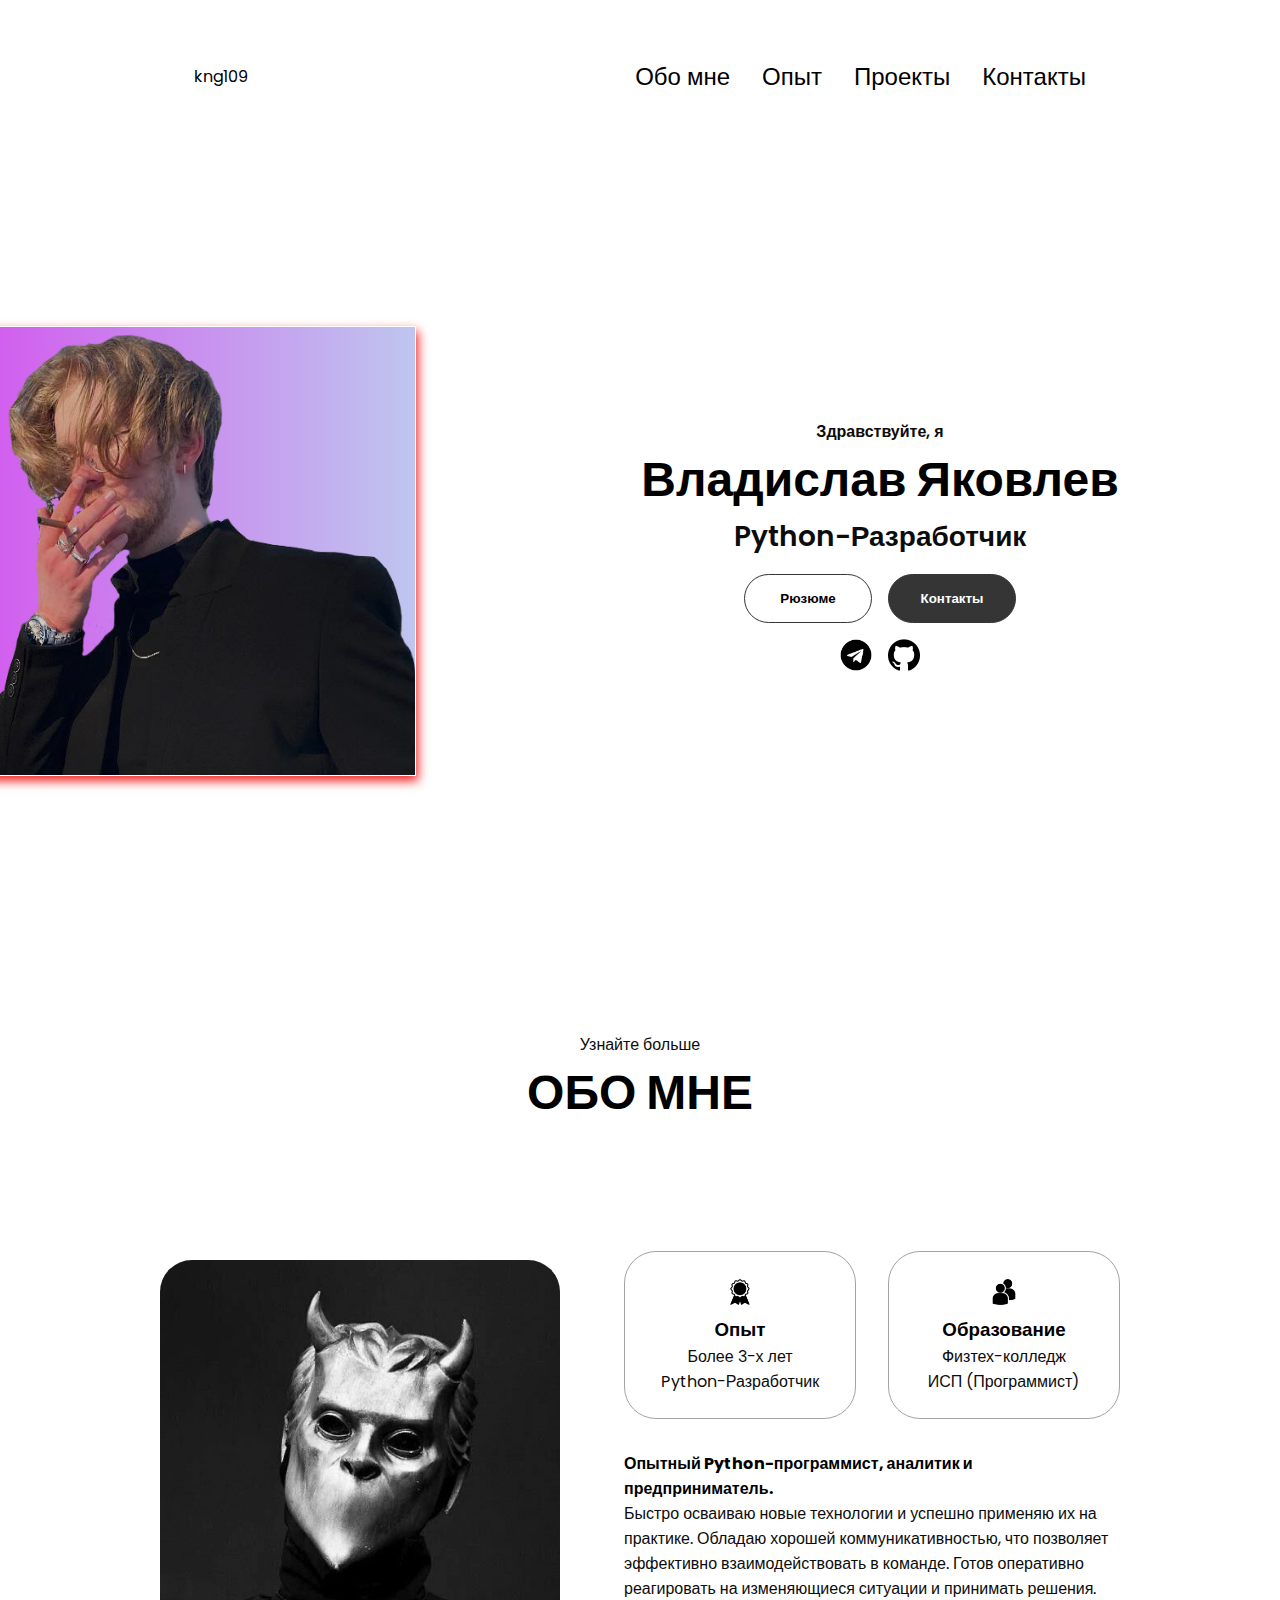
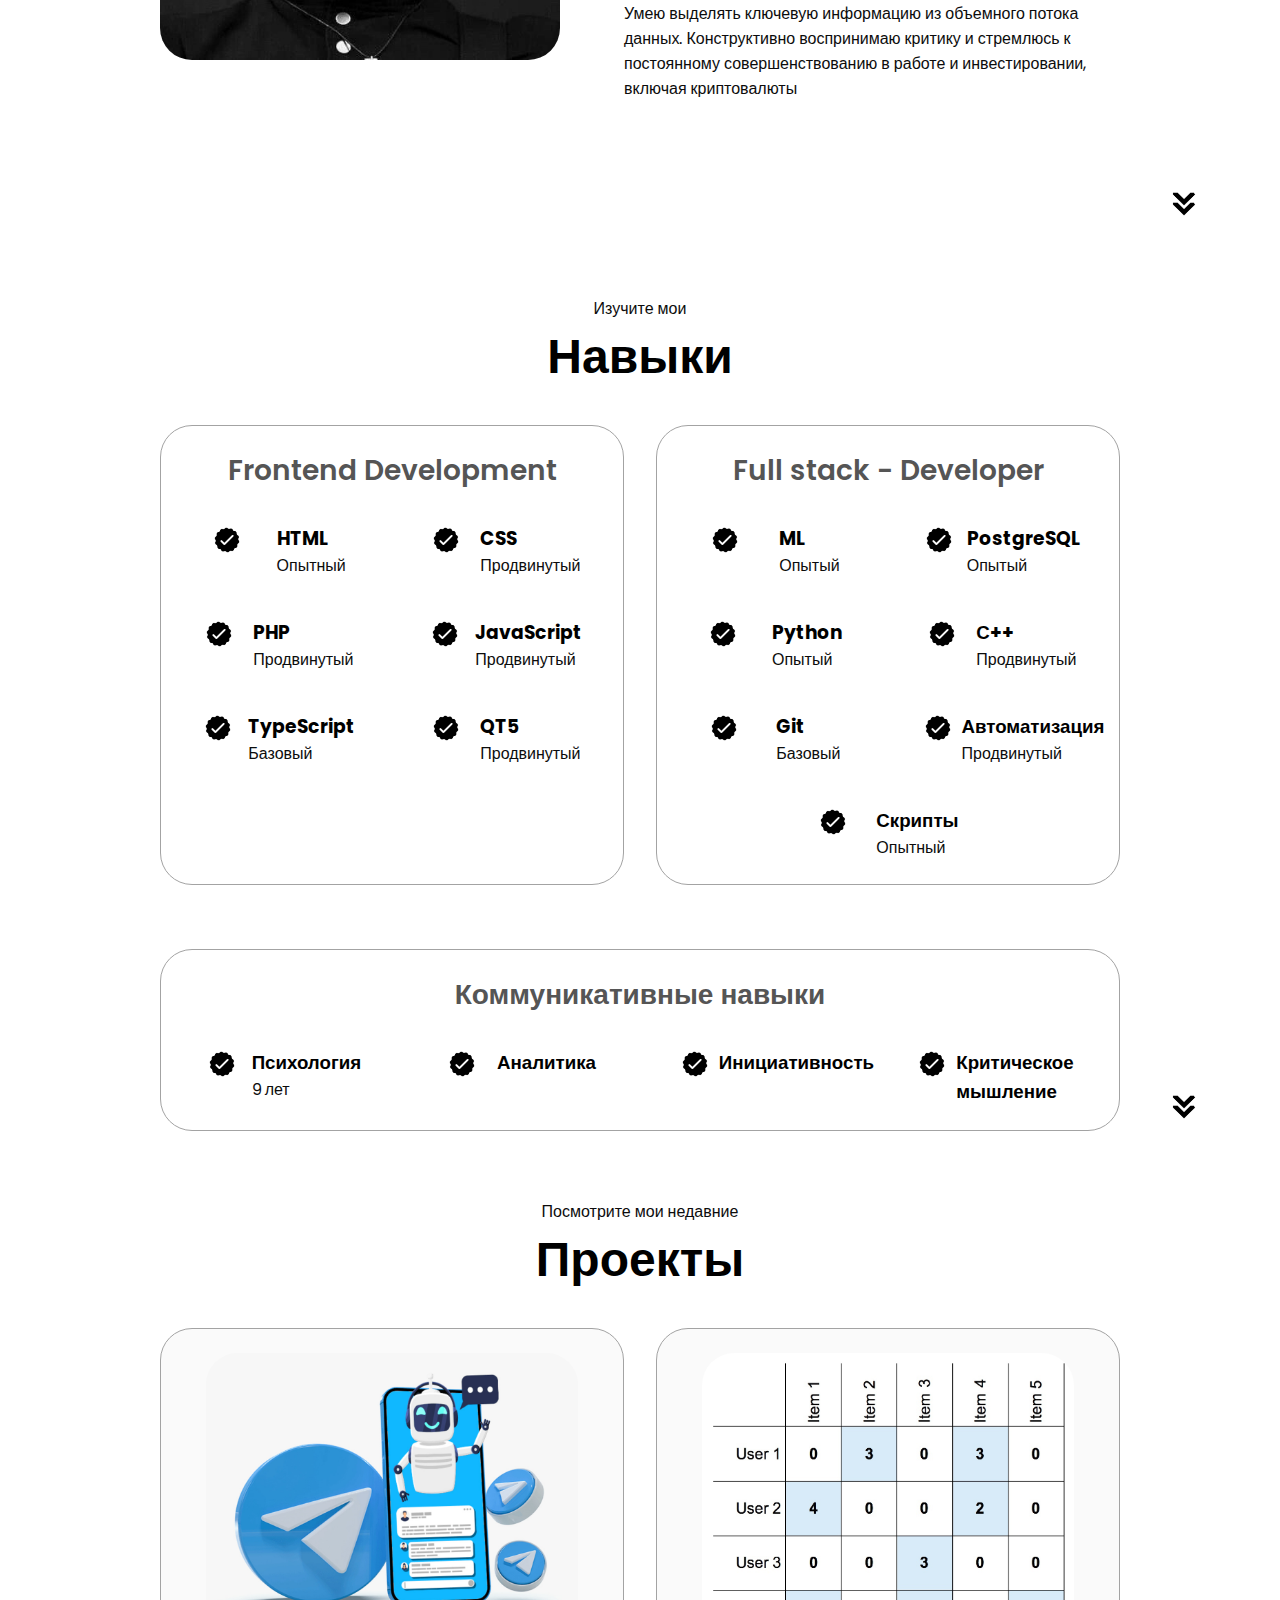
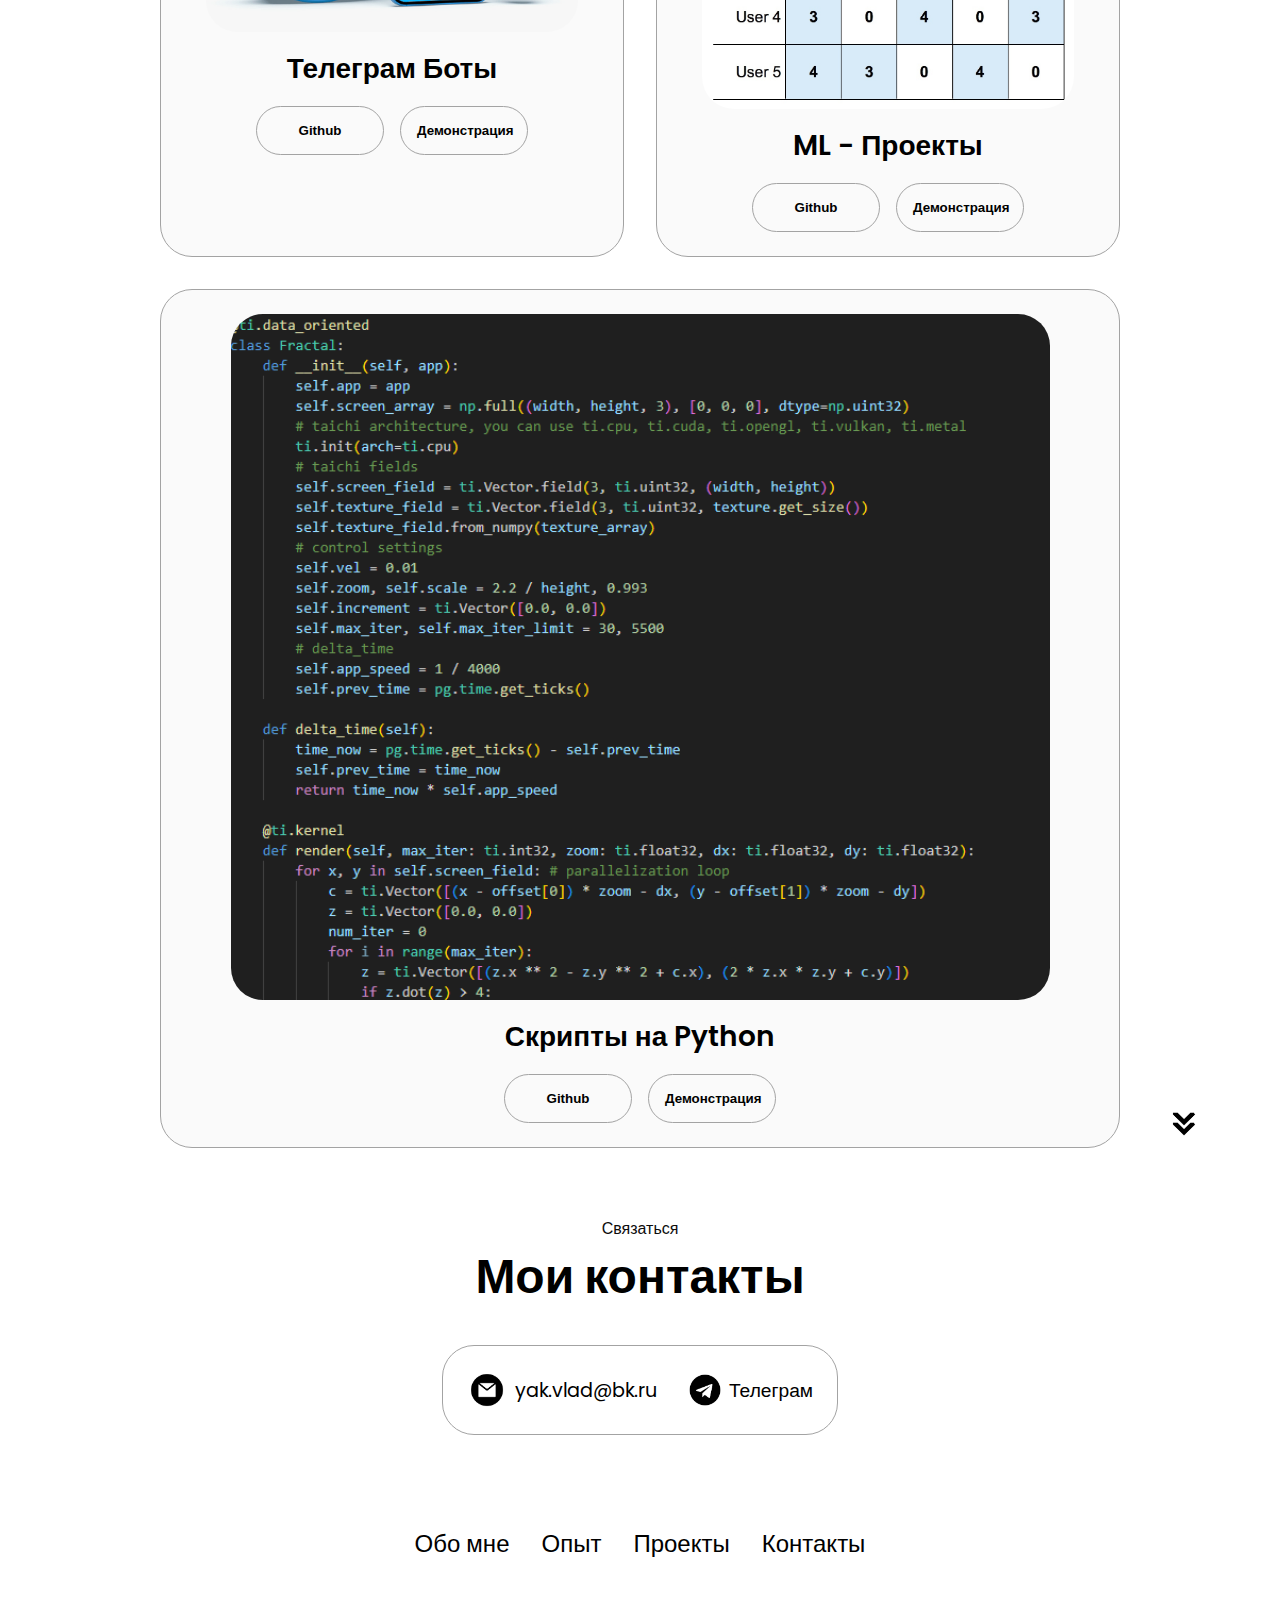
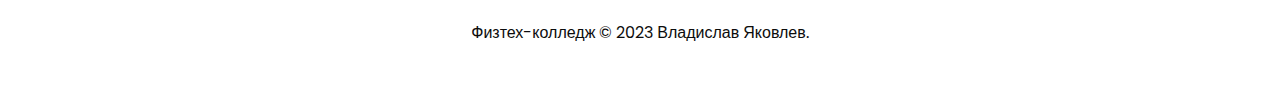
<file: index.html>
<!DOCTYPE html>

<!--  51           onclick="window.open('./assets/resume-example.pdf')" -->
<head>
  <meta charset="UTF-8">
  <meta name="viewport" content="width=device-width, initial-scale=1">
  <title>Document</title>
  

  <link rel="preconnect" href="https://fonts.gstatic.com">
  <link href="https://fonts.googleapis.com/css2?family=Montserrat:wght@300;400;500;600;700&display=swap"
    rel="stylesheet">
  <link rel="stylesheet" href="https://cdn.jsdelivr.net/npm/boxicons@latest/css/boxicons.min.css">

  <link rel="stylesheet" href="style.css">

</head>

<html lang="en">
  <head>
    <meta charset="UTF-8" />
    <meta http-equiv="X-UA-Compatible" content="IE=edge" />
    <meta name="viewport" content="width=device-width, initial-scale=1.0" />
    <title>Моё портфолио</title>
    <link rel="stylesheet" href="style.css" />
    <link rel="stylesheet" href="mediaqueries.css" />
  </head>
  <body>
    <nav id="desktop-nav">
      <a href="#profile">kng109</a>
      <div>
        <ul class="nav-links">
          <li><a href="#about">Обо мне</a></li>
          <li><a href="#experience">Опыт</a></li>
          <li><a href="#projects">Проекты</a></li>
          <li><a href="#contact">Контакты</a></li>
        </ul>
      </div>
    </nav>
    <nav id="hamburger-nav">
      <a href="#profile">kng109</a>
      <div class="hamburger-menu">
        <div class="hamburger-icon" onclick="toggleMenu()">
          <span></span>
          <span></span>
          <span></span>
        </div>
        <div class="menu-links">
          <li><a href="#about" onclick="toggleMenu()">Обо мне</a></li>
          <li><a href="#experience" onclick="toggleMenu()">Опыт</a></li>
          <li><a href="#projects" onclick="toggleMenu()">Проекты</a></li>
          <li><a href="#contact" onclick="toggleMenu()">Контакты</a></li>
        </div>
      </div>
      
    </nav>
    
    <section id="profile">
      <div class="section__pic-container">
      <header class="header">
        <span class="logo">ㅤ<div class="hero__box">
          <img class="hero__box-img" src="./assets/profile-pic.png" alt="">
        </div></div></span>
      </header>
      <div class="section__text">
        <p class="section__text__p1">Здравствуйте, я</p>
        <h1 class="title">Владислав Яковлев</h1>
        <p class="section__text__p2">Python-Разработчик</p>
        

        <div class="btn-container">
          <button
            class="btn btn-color-2"
          
          >
            Рюзюме
          </button>
          <button class="btn btn-color-1" onclick="location.href='https://github.com/kng111'">
            Контакты
          </button>

        </div>
        
        <div id="socials-container">
          <img
            src="./assets/linkedin.png"
            alt="My LinkedIn profile"
            class="icon"
            onclick="location.href='https://t.me/kng109'"
          />
          <img
            src="./assets/github.png"
            alt="My Github profile"
            class="icon"
            onclick="location.href='https://github.com/kng111'"
            
          />
          
        </div>
      </div>
      
    </section>
    <section id="about">
      <p class="section__text__p1">Узнайте больше</p>
      <h1 class="title">ОБО МНЕ</h1>
      <div class="section-container">
        <div class="section__pic-container">
          <img
            src="./assets/about-pic.png"
            alt="Profile picture"
            class="about-pic"
          />
        </div>
        <div class="about-details-container">
          <div class="about-containers">
            <div class="details-container">
              <img
                src="./assets/experience.png"
                alt="Experience icon"
                class="icon"
              />
              <h3>Опыт</h3>
              <p>Более 3-х лет <br />Python-Разработчик</p>
            </div>
            <div class="details-container">
              <img
                src="./assets/education.png"
                alt="Education icon"
                class="icon"
              />
              <h3>Образование</h3>
              <p>Физтех-колледж<br />ИСП (Программист)</p>
            </div>
          </div>
          <div class="text-container">
            
            <h4>Опытный Python-программист, аналитик и предприниматель.</h4><p>Быстро осваиваю новые технологии 
              и успешно применяю их на практике. Обладаю хорошей коммуникативностью, 
              что позволяет эффективно взаимодействовать в команде. 
              Готов оперативно реагировать на изменяющиеся ситуации и принимать решения. 
              Умею выделять ключевую информацию из объемного потока данных. 
              Конструктивно воспринимаю критику 
              и стремлюсь к постоянному совершенствованию в работе и инвестировании, включая криптовалюты</p>
            
          </div>
        </div>
      </div>
      <img
      src="./assets/arrow.png"
      alt="Arrow icon"
      class="icon arrow"
      onclick="location.href='#experience'"
    />
    </section>
    
    <section id="experience">
      <p class="section__text__p1">Изучите мои</p>
      <h1 class="title">Навыки</h1>
      <div class="experience-details-container">
        <div class="about-containers">
          <div class="details-container">
            <h2 class="experience-sub-title">Frontend Development</h2>
            <div class="article-container">
              <article>
                <img
                  src="./assets/checkmark.png"
                  alt="Experience icon"
                  class="icon"
                />
                <div>
                  <h3>HTML</h3>
                  <p>Опытный</p>
                </div>
              </article>
              <article>
                <img
                  src="./assets/checkmark.png"
                  alt="Experience icon"
                  class="icon"
                />
                <div>
                  <h3>CSS</h3>
                  <p>Продвинутый</p>
                </div>
              </article>
              <article>
                <img
                  src="./assets/checkmark.png"
                  alt="Experience icon"
                  class="icon"
                />
                <div>
                  <h3>PHP</h3>
                  <p>Продвинутый</p>
                </div>
              </article>
              <article>
                <img
                  src="./assets/checkmark.png"
                  alt="Experience icon"
                  class="icon"
                />
                <div>
                  <h3>JavaScript</h3>
                  <p>Продвинутый</p>
                </div>
              </article>
              <article>
                <img
                  src="./assets/checkmark.png"
                  alt="Experience icon"
                  class="icon"
                />
                <div>
                  <h3>TypeScript</h3>
                  <p>Базовый</p>
                </div>
              </article>
              <article>
                <img
                  src="./assets/checkmark.png"
                  alt="Experience icon"
                  class="icon"
                />
                <div>
                  <h3>QT5</h3>
                  <p>Продвинутый</p>
                </div>
              </article>
            </div>
          </div>
          <div class="details-container">
            <h2 class="experience-sub-title">Full stack - Developer</h2>
            <div class="article-container">
              <article>
                <img
                  src="./assets/checkmark.png"
                  alt="Experience icon"
                  class="icon"
                />
                <div>
                  <h3>ML</h3>
                  <p>Опытый</p>
                </div>
              </article>
              <article>
                <img
                  src="./assets/checkmark.png"
                  alt="Experience icon"
                  class="icon"
                />
                <div>
                  <h3>PostgreSQL</h3>
                  <p>Опытый</p>
                </div>
              </article>
              <article>
                <img
                  src="./assets/checkmark.png"
                  alt="Experience icon"
                  class="icon"
                />
                <div>
                  <h3>Python</h3>
                  <p>Опытый</p>
                </div>
              </article>
              <article>
                <img
                  src="./assets/checkmark.png"
                  alt="Experience icon"
                  class="icon"
                />
                <div>
                  <h3>С++</h3>
                  <p>Продвинутый</p>
                </div>
              </article>
              <article>
                <img
                  src="./assets/checkmark.png"
                  alt="Experience icon"
                  class="icon"
                />
                <div>
                  <h3>Git</h3>
                  <p>Базовый</p>
                </div>
              </article>
              <article>
                <img
                  src="./assets/checkmark.png"
                  alt="Experience icon"
                  class="icon"
                />
                <div>
                  <h3>Автоматизация</h3>
                  <p>Продвинутый</p>
                </div>
              </article>
              <article>
                <img
                  src="./assets/checkmark.png"
                  alt="Experience icon"
                  class="icon"
                />
                <div>
                  <h3>Скрипты</h3>
                  <p>Опытный</p>
                </div>
              </article>
            </div>
          </div>
        </div>
      </div>
      <div class="experience-details-container">
        <div class="about-containers">
          <div class="details-container">
            <h2 class="experience-sub-title">Коммуникативные навыки </h2>
            <div class="article-container">
              <article>
                <img
                  src="./assets/checkmark.png"
                  alt="Experience icon"
                  class="icon"
                />
                <div>
                  <h3>Психология</h3>
                  <p>9 лет</p>
                </div>
              </article>
              <article>
                <img
                  src="./assets/checkmark.png"
                  alt="Experience icon"
                  class="icon"
                />
                <div>
                  <h3>Аналитика</h3>
                  <p></p>
                </div>
              </article>
              <article>
                <img
                  src="./assets/checkmark.png"
                  alt="Experience icon"
                  class="icon"
                />
                <div>
                  <h3>Инициативность</h3>
                  <p></p>
                </div>
              </article>
              <article>
                <img
                  src="./assets/checkmark.png"
                  alt="Experience icon"
                  class="icon"
                />
                <div>
                  <h3>Критическое мышление</h3>
                  <p></p>
                </div>
              </article>
            </div>
          </div>
      <img
        src="./assets/arrow.png"
        alt="Arrow icon"
        class="icon arrow"
        onclick="location.href='#projects'"
      />
    </section>
    <section id="projects">
      <p class="section__text__p1">Посмотрите мои недавние</p>
      <h1 class="title">Проекты</h1>
      <div class="experience-details-container">
        <div class="about-containers">
          <div class="details-container color-container">
            <div class="article-container">
              <img
                src="./assets/project-1.png"
                alt="Project 1"
                class="project-img"
              />
            </div>
            <h2 class="experience-sub-title project-title">Телеграм Боты</h2>
            <div class="btn-container">
              <button
                class="btn btn-color-2 project-btn"
                onclick="location.href='https://github.com/'"
              >
                Github
              </button>
              <button
                class="btn btn-color-2 project-btn"
                onclick="location.href='https://github.com/'"
              >
                Демонстрация
              </button>
            </div>
          </div>
          <div class="details-container color-container">
            <div class="article-container">
              <img
                src="./assets/project-2.png"
                alt="Project 2"
                class="project-img"
              />
            </div>
            <h2 class="experience-sub-title project-title">ML - Проекты</h2>
            <div class="btn-container">
              <button
                class="btn btn-color-2 project-btn"
                onclick="location.href='https://github.com/'"
              >
                Github
              </button>
              <button
                class="btn btn-color-2 project-btn"
                onclick="location.href='https://github.com/'"
              >
                Демонстрация
              </button>
            </div>
          </div>
          <div class="details-container color-container">
            <div class="article-container">
              <img
                src="./assets/project-3.png"
                alt="Project 3"
                class="project-img"
              />
            </div>
            <h2 class="experience-sub-title project-title">Скрипты на Python</h2>
            <div class="btn-container">
              <button
                class="btn btn-color-2 project-btn"
                onclick="location.href='https://github.com/'"
              >
                Github
              </button>
              <button
                class="btn btn-color-2 project-btn"
                onclick="location.href='./creative-scroll-website/ready-html/index.html'"
              >
                Демонстрация
              </button>
            </div>
          </div>
        </div>
      </div>
      <img
        src="./assets/arrow.png"
        alt="Arrow icon"
        class="icon arrow"
        onclick="location.href='#contact'"
      />
    </section>
    <section id="contact">
      <p class="section__text__p1">Связаться</p>
      <h1 class="title">Мои контакты</h1>
      <div class="contact-info-upper-container">
        <div class="contact-info-container">
          <img
            src="./assets/email.png"
            alt="Email icon"
            class="icon contact-icon email-icon"
            onclick="location.href='https://yandex.ru/search/?text=yak.vlad%40bk.ru&clid=2270455&banerid=6400000000%3A65035f85a539a2ec70ae6cd7&win=611&lr=119384'"
          />
          <p><a href="https://yandex.ru/search/?text=yak.vlad%40bk.ru&clid=2270455&banerid=6400000000%3A65035f85a539a2ec70ae6cd7&win=611&lr=119384">yak.vlad@bk.ruㅤ</a></p>
        </div>
        <div class="contact-info-container">
          <img
            src="./assets/linkedin.png"
            alt="LinkedIn icon"
            class="icon contact-icon"
            onclick="location.href='https://t.me/kng109'"
          />
          <p><a href="https://t.me/kng109">ㅤТелеграм</a></p>
        </div>
      </div>
    </section>
    <footer>
      <nav>
        <div class="nav-links-container">
          <ul class="nav-links">
            <li><a href="#about">Обо мне</a></li>
            <li><a href="#experience">Опыт</a></li>
            <li><a href="#projects">Проекты</a></li>
            <li><a href="#contact">Контакты</a></li>
          </ul>
        </div>
      </nav>
      <p> Физтех-колледж &#169; 2023 Владислав Яковлев.</p>
    </footer>
    <script src="script.js"></script>
  </body>
</html>


<!-- <div id="socials-container">
  <img
    src="./assets/linkedin.png"
    alt="My LinkedIn profile"
    class="icon"
    onclick="location.href='https://t.me/kng109'"
  />
  <img
    src="./assets/github.png"
    alt="My Github profile"
    class="icon"
    onclick="location.href='https://github.com/kng111'"
    
  /> -->
</file>
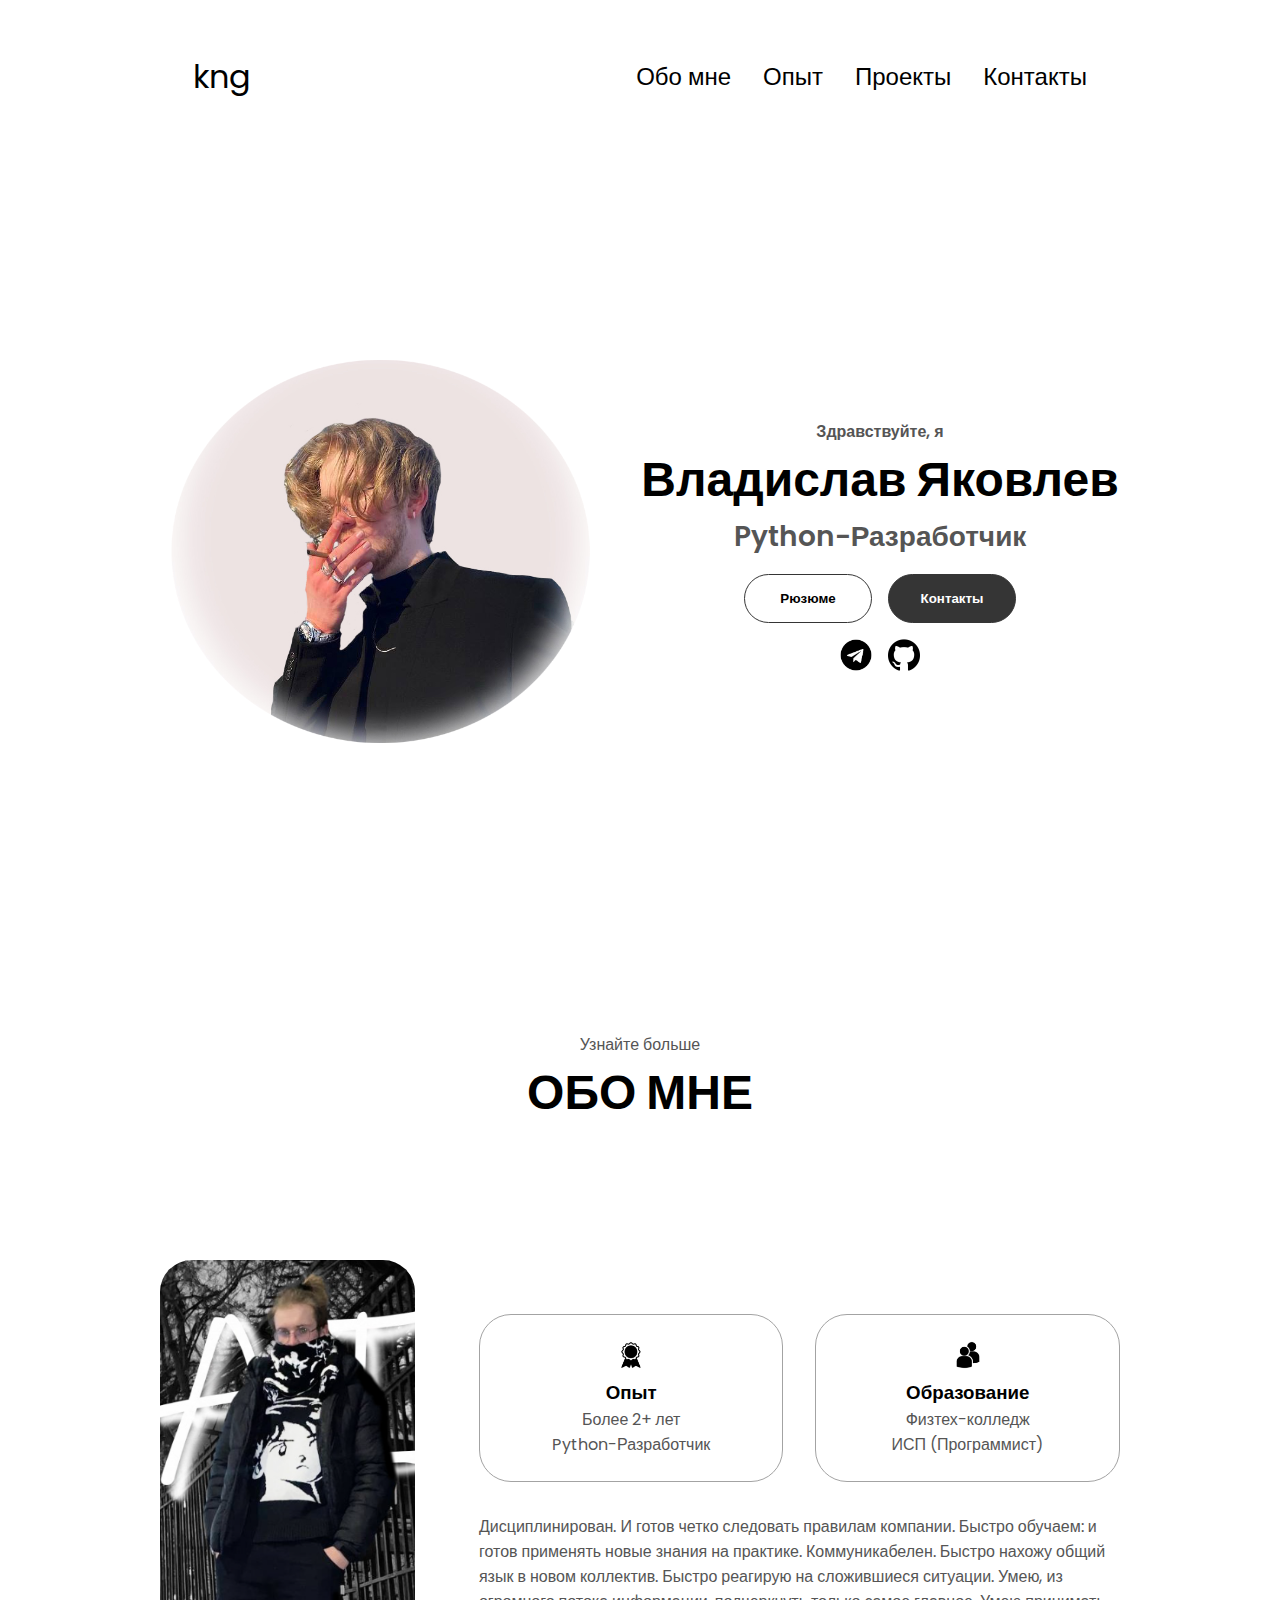
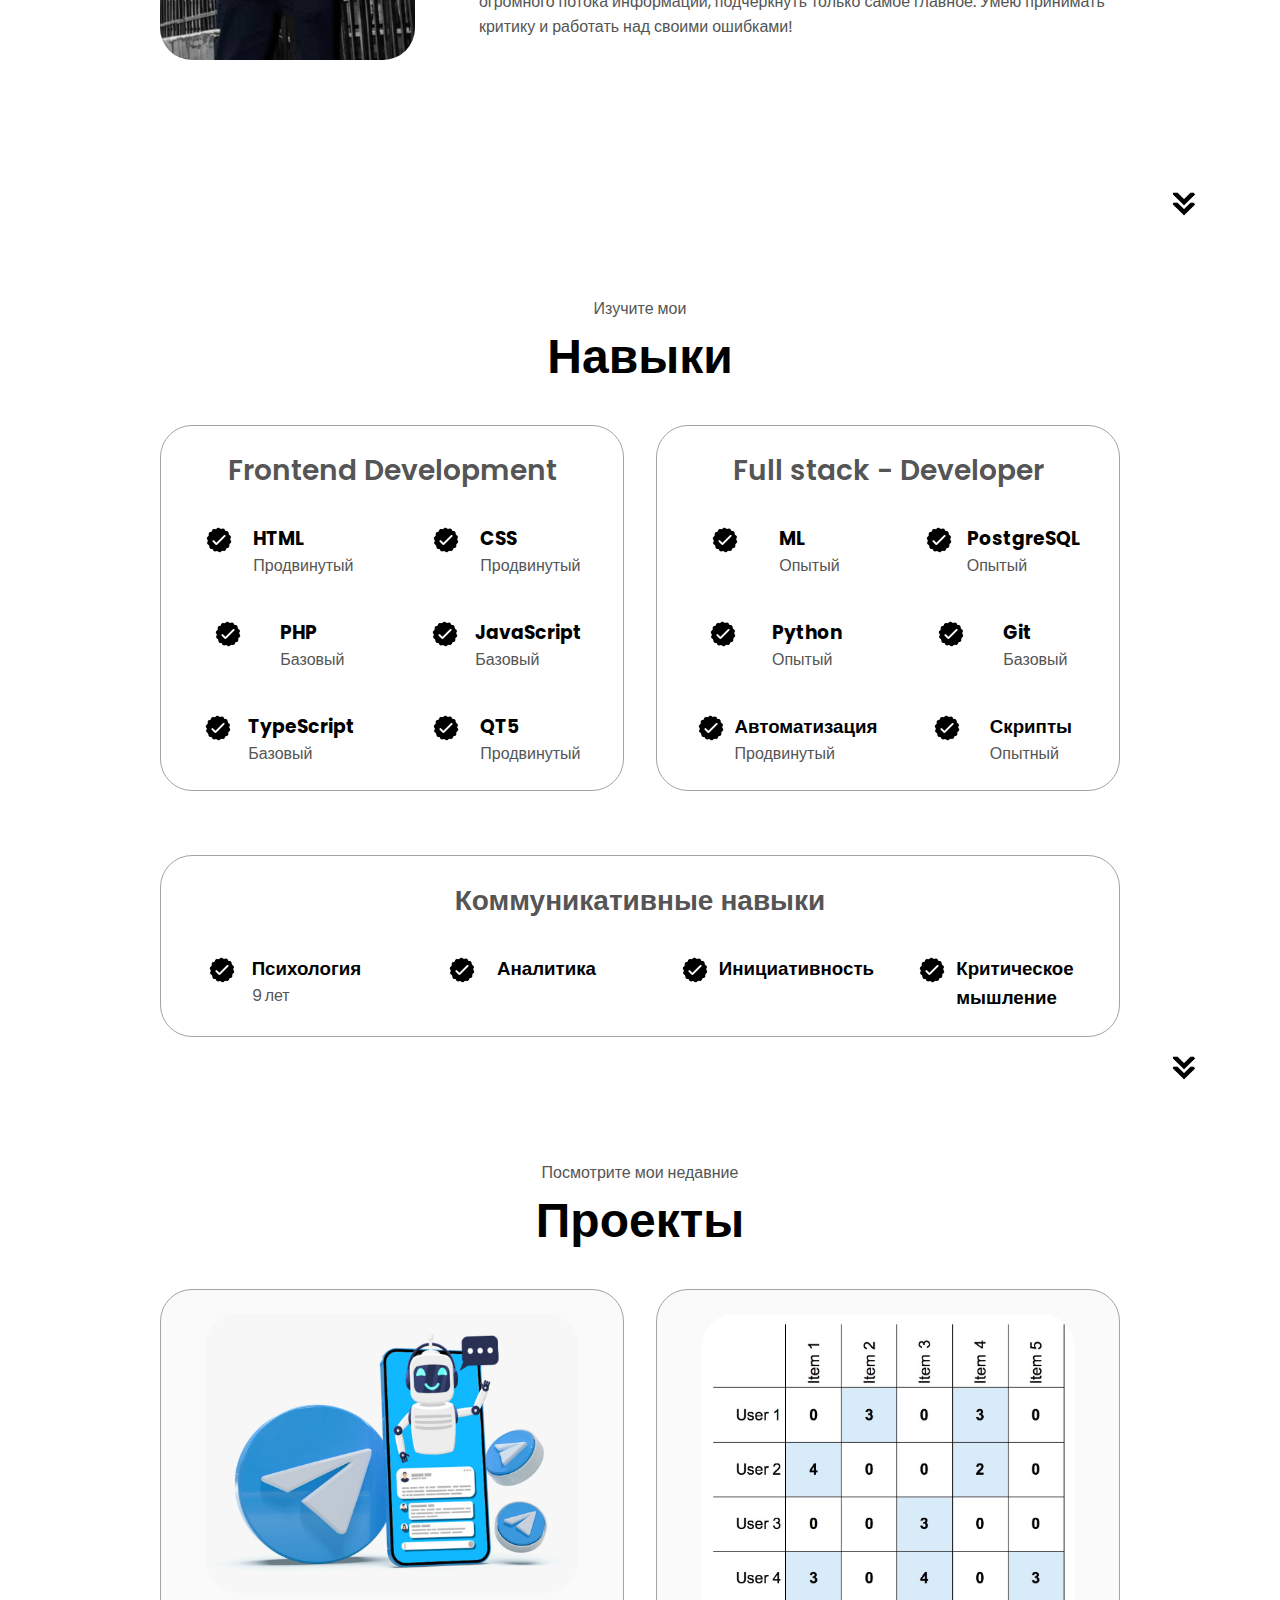
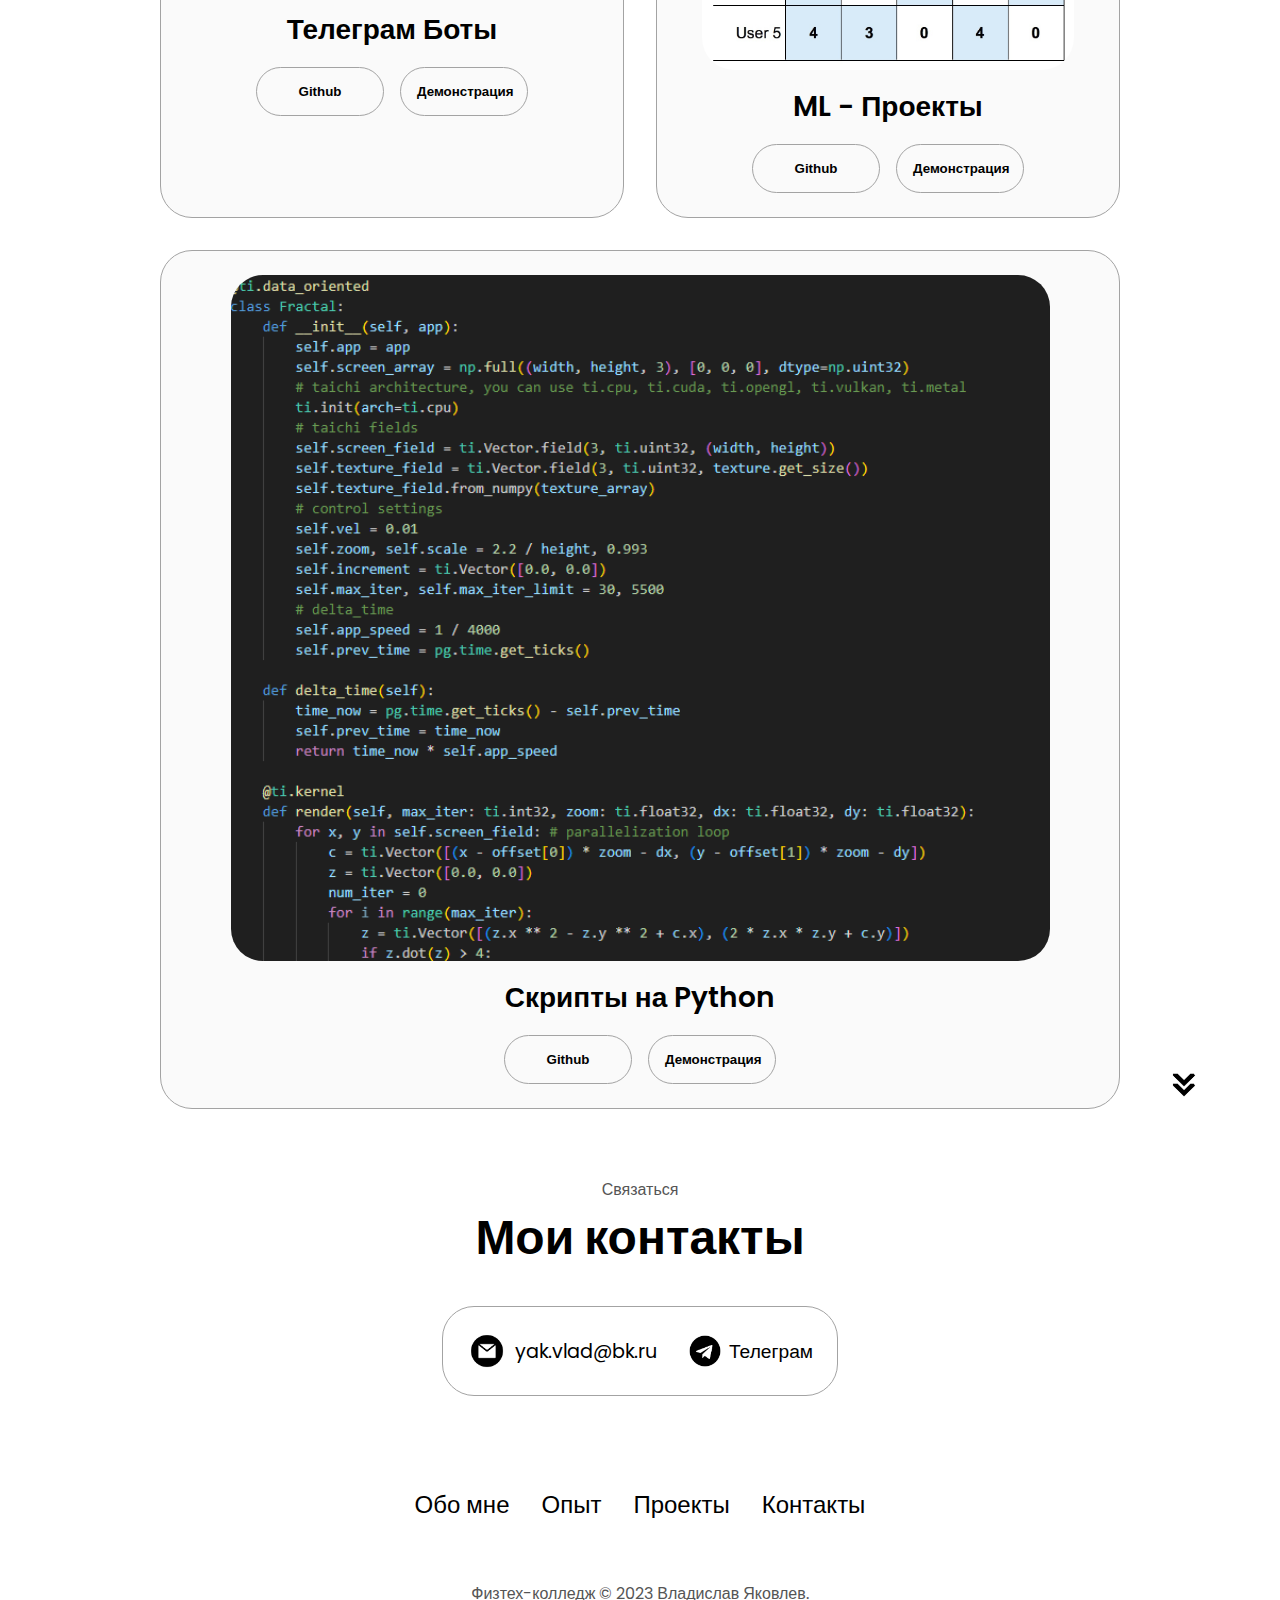
<file: portfolio/index.html>
<!DOCTYPE html>
<!--  51           onclick="window.open('./assets/resume-example.pdf')" -->
<html lang="en">
  <head>
    <meta charset="UTF-8" />
    <meta http-equiv="X-UA-Compatible" content="IE=edge" />
    <meta name="viewport" content="width=device-width, initial-scale=1.0" />
    <title>Моё портфолио</title>
    <link rel="stylesheet" href="style.css" />
    <link rel="stylesheet" href="mediaqueries.css" />
  </head>
  <body>
    <nav id="desktop-nav">
      <div class="logo">kng</div>
      <div>
        <ul class="nav-links">
          <li><a href="#about">Обо мне</a></li>
          <li><a href="#experience">Опыт</a></li>
          <li><a href="#projects">Проекты</a></li>
          <li><a href="#contact">Контакты</a></li>
        </ul>
      </div>
    </nav>
    <nav id="hamburger-nav">
      <div class="logo">Владислав Яковлев</div>
      <div class="hamburger-menu">
        <div class="hamburger-icon" onclick="toggleMenu()">
          <span></span>
          <span></span>
          <span></span>
        </div>
        <div class="menu-links">
          <li><a href="#about" onclick="toggleMenu()">Обо мне</a></li>
          <li><a href="#experience" onclick="toggleMenu()">Опыт</a></li>
          <li><a href="#projects" onclick="toggleMenu()">Проекты</a></li>
          <li><a href="#contact" onclick="toggleMenu()">Контакты</a></li>
        </div>
      </div>
    </nav>
    <section id="profile">
      <div class="section__pic-container">
        <img src="./assets/profile-pic.png" alt="Владислав Яковлев profile picture" />
      </div>
      <div class="section__text">
        <p class="section__text__p1">Здравствуйте, я</p>
        <h1 class="title">Владислав Яковлев</h1>
        <p class="section__text__p2">Python-Разработчик</p>

        <div class="btn-container">
          <button
            class="btn btn-color-2"
          
          >
            Рюзюме
          </button>
          <button class="btn btn-color-1" onclick="location.href='https://github.com/kng111'">
            Контакты
          </button>

        </div>
        <div id="socials-container">
          <img
            src="./assets/linkedin.png"
            alt="My LinkedIn profile"
            class="icon"
            onclick="location.href='https://t.me/kng109'"
          />
          <img
            src="./assets/github.png"
            alt="My Github profile"
            class="icon"
            onclick="location.href='https://github.com/kng111'"
          />
        </div>
      </div>

    
    </section>
    <section id="about">
      <p class="section__text__p1">Узнайте больше</p>
      <h1 class="title">ОБО МНЕ</h1>
      <div class="section-container">
        <div class="section__pic-container">
          <img
            src="./assets/about-pic.png"
            alt="Profile picture"
            class="about-pic"
          />
        </div>
        <div class="about-details-container">
          <div class="about-containers">
            <div class="details-container">
              <img
                src="./assets/experience.png"
                alt="Experience icon"
                class="icon"
              />
              <h3>Опыт</h3>
              <p>Более 2+ лет <br />Python-Разработчик</p>
            </div>
            <div class="details-container">
              <img
                src="./assets/education.png"
                alt="Education icon"
                class="icon"
              />
              <h3>Образование</h3>
              <p>Физтех-колледж<br />ИСП (Программист)</p>
            </div>
          </div>
          <div class="text-container">
            <p>
              Дисциплинирован. И готов четко следовать правилам компании.
Быстро обучаем: и готов применять новые знания на практике.
Коммуникабелен. Быстро нахожу общий язык в новом коллектив.
Быстро реагирую на сложившиеся ситуации.
Умею, из огромного потока информации, подчеркнуть только самое главное.
Умею принимать критику и работать над своими ошибками!
            </p>
          </div>
        </div>
      </div>
      <img
        src="./assets/arrow.png"
        alt="Arrow icon"
        class="icon arrow"
        onclick="location.href='#experience'"
      />
    </section>
    <section id="experience">
      <p class="section__text__p1">Изучите мои</p>
      <h1 class="title">Навыки</h1>
      <div class="experience-details-container">
        <div class="about-containers">
          <div class="details-container">
            <h2 class="experience-sub-title">Frontend Development</h2>
            <div class="article-container">
              <article>
                <img
                  src="./assets/checkmark.png"
                  alt="Experience icon"
                  class="icon"
                />
                <div>
                  <h3>HTML</h3>
                  <p>Продвинутый</p>
                </div>
              </article>
              <article>
                <img
                  src="./assets/checkmark.png"
                  alt="Experience icon"
                  class="icon"
                />
                <div>
                  <h3>CSS</h3>
                  <p>Продвинутый</p>
                </div>
              </article>
              <article>
                <img
                  src="./assets/checkmark.png"
                  alt="Experience icon"
                  class="icon"
                />
                <div>
                  <h3>PHP</h3>
                  <p>Базовый</p>
                </div>
              </article>
              <article>
                <img
                  src="./assets/checkmark.png"
                  alt="Experience icon"
                  class="icon"
                />
                <div>
                  <h3>JavaScript</h3>
                  <p>Базовый</p>
                </div>
              </article>
              <article>
                <img
                  src="./assets/checkmark.png"
                  alt="Experience icon"
                  class="icon"
                />
                <div>
                  <h3>TypeScript</h3>
                  <p>Базовый</p>
                </div>
              </article>
              <article>
                <img
                  src="./assets/checkmark.png"
                  alt="Experience icon"
                  class="icon"
                />
                <div>
                  <h3>QT5</h3>
                  <p>Продвинутый</p>
                </div>
              </article>
            </div>
          </div>
          <div class="details-container">
            <h2 class="experience-sub-title">Full stack - Developer</h2>
            <div class="article-container">
              <article>
                <img
                  src="./assets/checkmark.png"
                  alt="Experience icon"
                  class="icon"
                />
                <div>
                  <h3>ML</h3>
                  <p>Опытый</p>
                </div>
              </article>
              <article>
                <img
                  src="./assets/checkmark.png"
                  alt="Experience icon"
                  class="icon"
                />
                <div>
                  <h3>PostgreSQL</h3>
                  <p>Опытый</p>
                </div>
              </article>
              <article>
                <img
                  src="./assets/checkmark.png"
                  alt="Experience icon"
                  class="icon"
                />
                <div>
                  <h3>Python</h3>
                  <p>Опытый</p>
                </div>
              </article>
              <article>
                <img
                  src="./assets/checkmark.png"
                  alt="Experience icon"
                  class="icon"
                />
                <div>
                  <h3>Git</h3>
                  <p>Базовый</p>
                </div>
              </article>
              <article>
                <img
                  src="./assets/checkmark.png"
                  alt="Experience icon"
                  class="icon"
                />
                <div>
                  <h3>Автоматизация</h3>
                  <p>Продвинутый</p>
                </div>
              </article>
              <article>
                <img
                  src="./assets/checkmark.png"
                  alt="Experience icon"
                  class="icon"
                />
                <div>
                  <h3>Скрипты</h3>
                  <p>Опытный</p>
                </div>
              </article>
            </div>
          </div>
        </div>
      </div>
      <div class="experience-details-container">
        <div class="about-containers">
          <div class="details-container">
            <h2 class="experience-sub-title">Коммуникативные навыки </h2>
            <div class="article-container">
              <article>
                <img
                  src="./assets/checkmark.png"
                  alt="Experience icon"
                  class="icon"
                />
                <div>
                  <h3>Психология</h3>
                  <p>9 лет</p>
                </div>
              </article>
              <article>
                <img
                  src="./assets/checkmark.png"
                  alt="Experience icon"
                  class="icon"
                />
                <div>
                  <h3>Аналитика</h3>
                  <p></p>
                </div>
              </article>
              <article>
                <img
                  src="./assets/checkmark.png"
                  alt="Experience icon"
                  class="icon"
                />
                <div>
                  <h3>Инициативность</h3>
                  <p></p>
                </div>
              </article>
              <article>
                <img
                  src="./assets/checkmark.png"
                  alt="Experience icon"
                  class="icon"
                />
                <div>
                  <h3>Критическое мышление</h3>
                  <p></p>
                </div>
              </article>
            </div>
          </div>
      <img
        src="./assets/arrow.png"
        alt="Arrow icon"
        class="icon arrow"
        onclick="location.href='#projects'"
      />
    </section>
    <section id="projects">
      <p class="section__text__p1">Посмотрите мои недавние</p>
      <h1 class="title">Проекты</h1>
      <div class="experience-details-container">
        <div class="about-containers">
          <div class="details-container color-container">
            <div class="article-container">
              <img
                src="./assets/project-1.png"
                alt="Project 1"
                class="project-img"
              />
            </div>
            <h2 class="experience-sub-title project-title">Телеграм Боты</h2>
            <div class="btn-container">
              <button
                class="btn btn-color-2 project-btn"
                onclick="location.href='https://github.com/'"
              >
                Github
              </button>
              <button
                class="btn btn-color-2 project-btn"
                onclick="location.href='https://github.com/'"
              >
                Демонстрация
              </button>
            </div>
          </div>
          <div class="details-container color-container">
            <div class="article-container">
              <img
                src="./assets/project-2.png"
                alt="Project 2"
                class="project-img"
              />
            </div>
            <h2 class="experience-sub-title project-title">ML - Проекты</h2>
            <div class="btn-container">
              <button
                class="btn btn-color-2 project-btn"
                onclick="location.href='https://github.com/'"
              >
                Github
              </button>
              <button
                class="btn btn-color-2 project-btn"
                onclick="location.href='https://github.com/'"
              >
                Демонстрация
              </button>
            </div>
          </div>
          <div class="details-container color-container">
            <div class="article-container">
              <img
                src="./assets/project-3.png"
                alt="Project 3"
                class="project-img"
              />
            </div>
            <h2 class="experience-sub-title project-title">Скрипты на Python</h2>
            <div class="btn-container">
              <button
                class="btn btn-color-2 project-btn"
                onclick="location.href='https://github.com/'"
              >
                Github
              </button>
              <button
                class="btn btn-color-2 project-btn"
                onclick="location.href='https://github.com/'"
              >
                Демонстрация
              </button>
            </div>
          </div>
        </div>
      </div>
      <img
        src="./assets/arrow.png"
        alt="Arrow icon"
        class="icon arrow"
        onclick="location.href='#contact'"
      />
    </section>
    <section id="contact">
      <p class="section__text__p1">Связаться</p>
      <h1 class="title">Мои контакты</h1>
      <div class="contact-info-upper-container">
        <div class="contact-info-container">
          <img
            src="./assets/email.png"
            alt="Email icon"
            class="icon contact-icon email-icon"
          />
          <p><a href="mailto:examplemail@gmail.com">yak.vlad@bk.ru</a></p>
        </div>
        <div class="contact-info-container">
          <img
            src="./assets/linkedin.png"
            alt="LinkedIn icon"
            class="icon contact-icon"
          />
          <p><a href="https://t.me/kng109">Телеграм</a></p>
        </div>
      </div>
    </section>
    <footer>
      <nav>
        <div class="nav-links-container">
          <ul class="nav-links">
            <li><a href="#about">Обо мне</a></li>
            <li><a href="#experience">Опыт</a></li>
            <li><a href="#projects">Проекты</a></li>
            <li><a href="#contact">Контакты</a></li>
          </ul>
        </div>
      </nav>
      <p> Физтех-колледж &#169; 2023 Владислав Яковлев.</p>
    </footer>
    <script src="script.js"></script>
  </body>
</html>
</file>
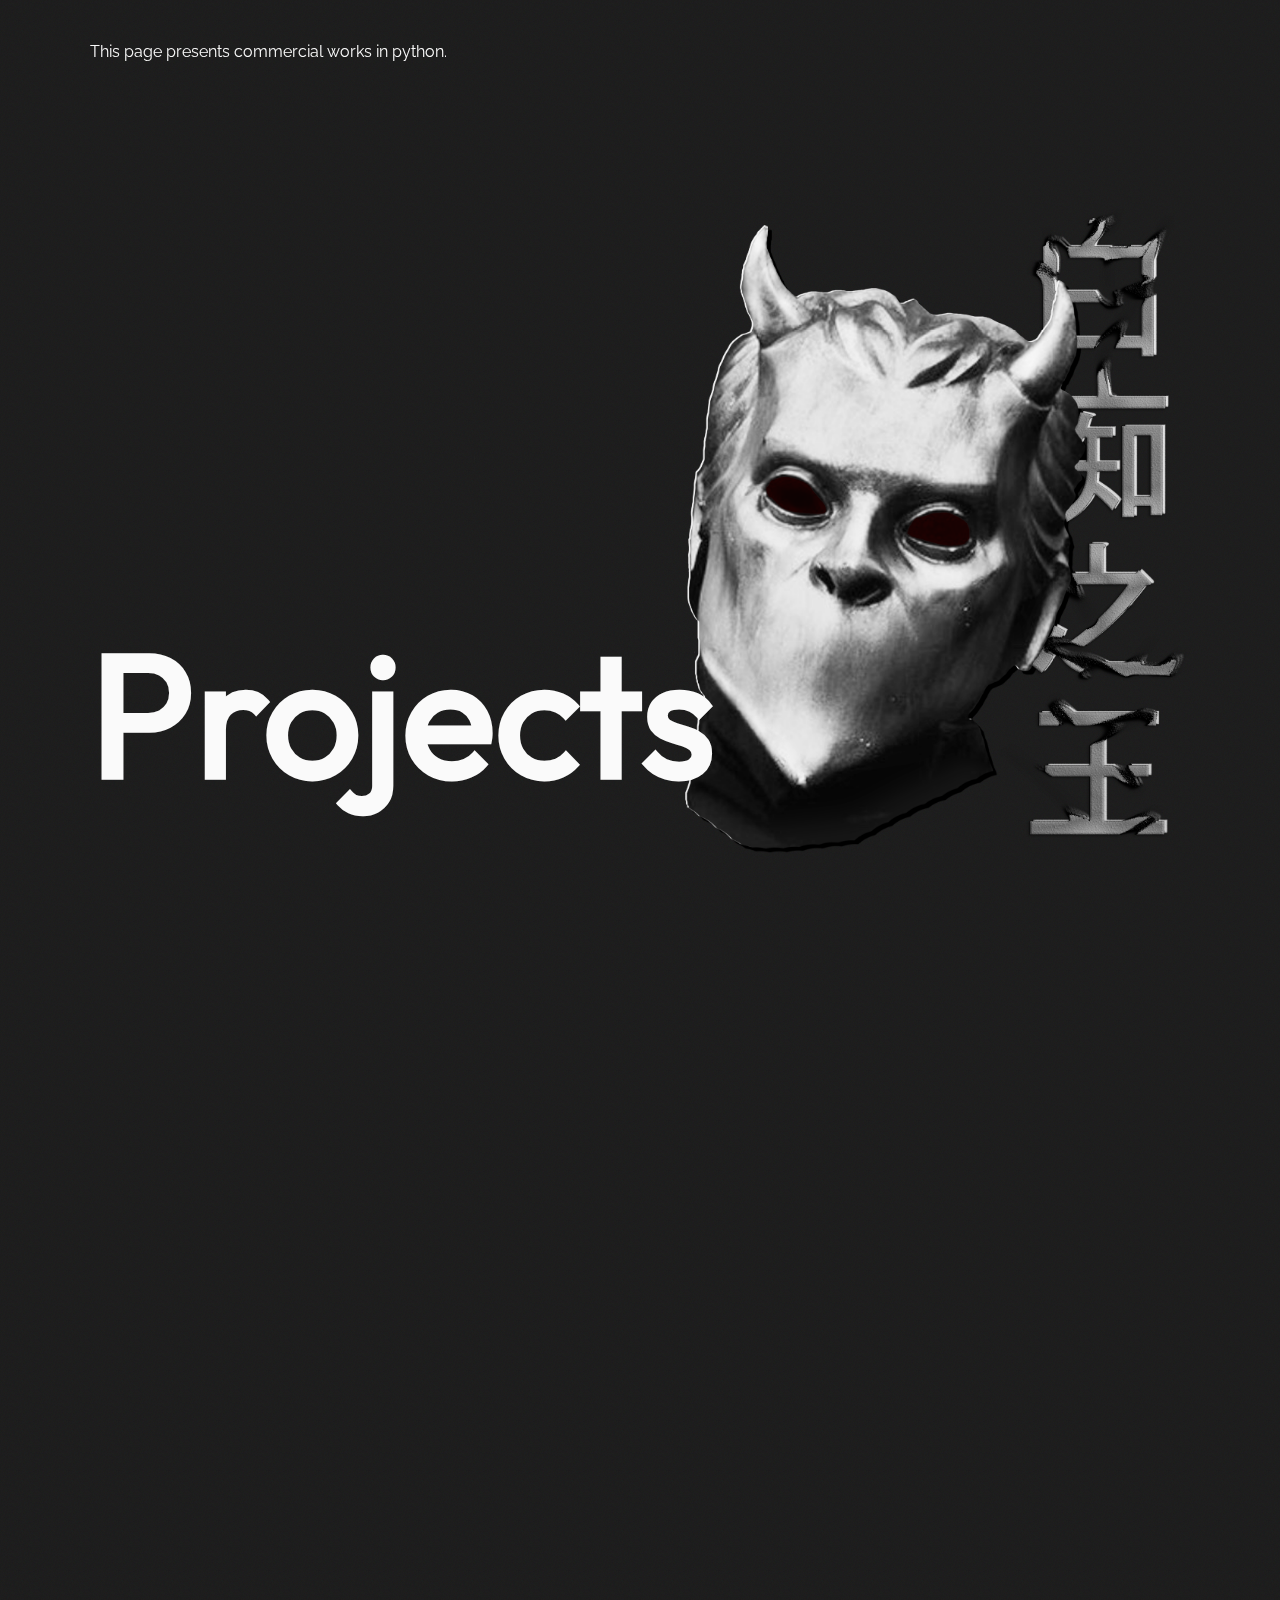
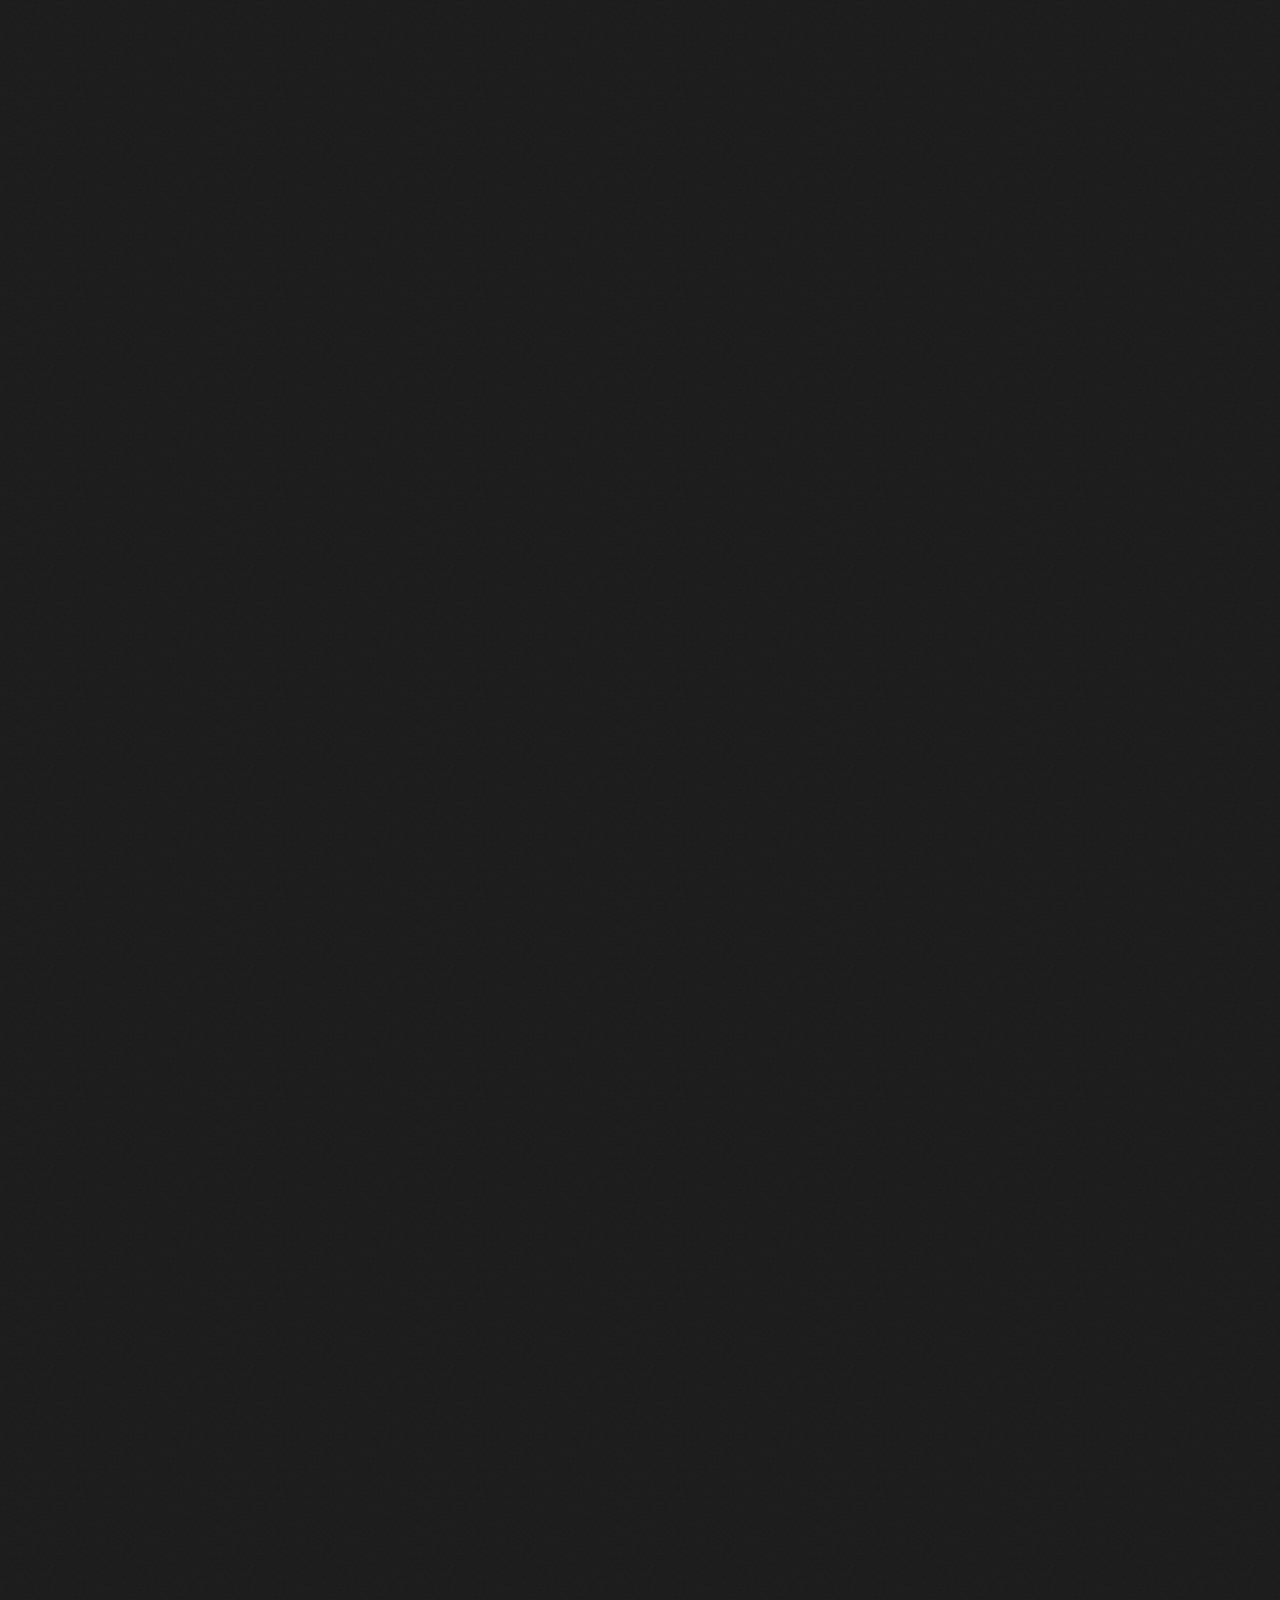
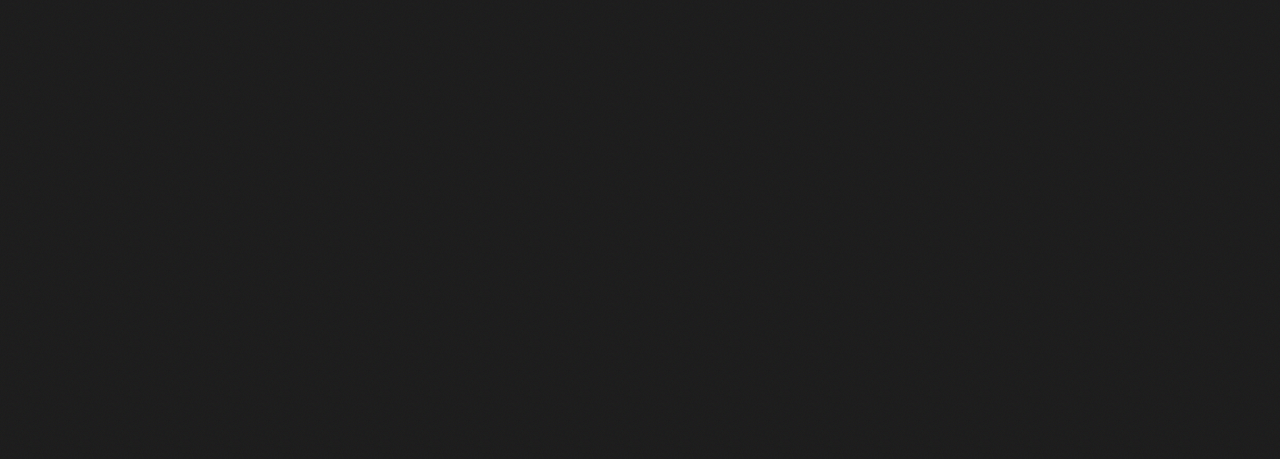
<file: creative-scroll-website/ready-html/index.html>
<!DOCTYPE html>
<html lang="en">
<head>

	<meta charset="UTF-8">
	<meta http-equiv="X-UA-Compatible" content="IE=edge">
	<meta name="viewport" content="width=device-width, initial-scale=1.0">

	<title>Document</title>

	<script src="libs/gsap/gsap.min.js" defer></script>
	<script src="libs/gsap/ScrollTrigger.min.js" defer></script>
	<script src="libs/gsap/ScrollSmoother.min.js" defer></script>

	<link rel="shortcut icon" href="img/hero.png" type="image/png">
	<link rel="stylesheet" href="css/main.css">
	<script src="js/app.js" defer></script>

</head>
<body>

	<div class="wrapper">
		<div class="content">

			<header class="hero-section">
				
				<img data-speed=".6" class="hero" src="img/hero.png" alt="Alt" >
				<div class="container">
					<div data-speed=".75" class="main-header">
						<h1 class="main-title">Projects</h1>
						<br></br>
						<p class="text-block__p">This page presents commercial works in python.</p>
					</div>
				</div>
			</header>
		
			<div class="portfolio">
				<div class="container">
					<main class="gallery">
	
						<div data-speed=".9" class="gallery__left">
									
							<div class="text-block gallery__item">
								<h2 class="text-block__h">Коммерческая разработка приложения</h2>
								<br>(python, qt5, sql)</br>
								<br></br>
								<p class="text-block__p">Наше приложение  предоставляет нашим клиентам превосходный опыт взаимодействия с их бизнесом, а так же — эффективные инструменты управления и анализа.</p>
							</div>
							<figcaption>Интерефейс.</figcaption>
							<div class="gallery__item">
								<img src="img/work/1.jpg" alt="Alt">
							  </div>
							<figcaption>Графики для анализа данных.</figcaption>
							<div class="gallery__item">
								<img src="img/work/2.jpg" alt="Alt">
							  </div>
							<figcaption>Демонстрация продукта пользователю.</figcaption>
							<div class="gallery__item">
								<img src="img/work/3.jpg" alt="Alt">
							  </div>

		
							<!-- <img class="gallery__item" src="img/work/6.jpg" alt="Alt -->
		
						</div>

						<div data-speed="1.1" class="gallery__right">
		
							<div class="text-block gallery__item">
								<h2 class="text-block__h">DialogueScribe</h2>
								<br>(python, ML)</br>
								<br></br>
								<p class="text-block__p">Наша уникальная программа “DialogueScribe” - это инновационное решение для маркетологов, стремящихся проникнуть в глубины человеческого общения. Обладая продвинутыми алгоритмами машинного обучения и искусственного интеллекта, программа способна анализировать и различать два голоса в любом диалоге, предоставляя ценную информацию для маркетинговых кампаний.</p>
							</div>
							
							<div class="gallery__item">
								<img src="img/work/4.jpg" alt="Alt">
							  </div>
							<figcaption>Создание структуры.</figcaption>
							<div class="gallery__item">
								<img src="img/work/5.jpg" alt="Alt">
							  </div>
							<figcaption>Демонстрация продукта пользователю.</figcaption>
							<div class="gallery__item">
								<img src="img/work/6.jpg" alt="Alt">
							  </div>



						</div>

					</main>
				</div>
			</div>

		</div>
	</div>

</body>
</html>
</file>
<file: style.css>
/* GENERAL */

@import url("https://fonts.googleapis.com/css2?family=Poppins:wght@300;400;500;600&display=swap");

* {
  margin: 0;
  padding: 0;
}

*,
::before,
::after {
  box-sizing: border-box;
}



.header {
  width: 15%;
  padding: 13px 0;


  display: flex;
  justify-content: center;
  align-items: center;

  font-size: 25px;
  font-weight: 50;
  color: rgba(81, 88, 86, 0.979);
}

.hero__box {

  width: 450px; /* Применяем 100% ширины */
  height: 450px; /* Для сохранения пропорций */
  max-width: 450px;
  justify-self: center;
  overflow: hidden;
  position: relative;
  border: 1px solid rgb(255, 255, 255);

  background-image: linear-gradient(to right, rgba(190, 10, 231, 0.677) 1%, rgba(139, 150, 226, 0.556) 99%);
  animation: ava-animate 10s infinite alternate;
  box-shadow: 2px 5px 10px rgba(240, 30, 30, 0.99);
}

.hero__box-img {
  width: 100%;
  height: 100%;
  object-fit: cover; /* Задайте 100% высоты для изображения */
  position: relative; /* Установите абсолютное позиционирование для изображения */
  top: 0; /* Задайте расстояние от верхней границы контейнера */
  left: 0; /* Задайте расстояние от левой границы контейнера */
  animation: ava-bg 6s infinite alternate;
  
}

body {
  font-family: "Poppins", sans-serif;
}

html {
  scroll-behavior: smooth;
}

p {
  color: rgb(12, 12, 12);
}

/* TRANSITION */

a,
.btn {
  transition: all 300ms ease;
}

/* DESKTOP NAV */

nav,
.nav-links {
  display: flex;
}

nav {
  justify-content: space-around;
  align-items: center;
  height: 17vh;
}

.nav-links {
  gap: 2rem;
  list-style: none;
  font-size: 1.5rem;
}

a {
  color: black;
  text-decoration: none;
  text-decoration-color: white;
}

a:hover {
  color: grey;
  text-decoration: underline;
  text-underline-offset: 1rem;
  text-decoration-color: rgb(181, 181, 181);
}

.logo {
  font-size: 0.5rem;
}

.logo:hover {
  cursor: default;
}

/* HAMBURGER MENU */

#hamburger-nav {
  display: none;
}

.hamburger-menu {
  position: relative;
  display: inline-block;
}

.hamburger-icon {
  display: flex;
  flex-direction: column;
  justify-content: space-between;
  height: 24px;
  width: 30px;
  cursor: pointer;
}

.hamburger-icon span {
  width: 100%;
  height: 2px;
  background-color: black;
  transition: all 0.3 ease-in-out;
}

.menu-links {
  position: absolute;
  top: 100%;
  right: 0;
  background-color: white;
  width: fit-content;
  max-height: 0;
  overflow: hidden;
  transition: all 0.3 ease-in-out;
}

.menu-links a {
  display: block;
  padding: 1px;
  text-align: center;
  font-size: 1rem;
  color: rgb(10, 10, 10);
  text-decoration: none;
  transition: all 0.3 ease-in-out;
}

.menu-links li {
  list-style: none;
}

.menu-links.open {
  max-height: 250px;
}

.hamburger-icon.open span:first-child {
  transform: rotate(45deg) translate(10px, 5px);
}

.hamburger-icon.open span:nth-child(2) {
  opacity: 0;
}

.hamburger-icon.open span:last-child {
  transform: rotate(-45deg) translate(10px, -5px);
}

.hamburger-icon span:first-child {
  transform: none;
}

.hamburger-icon span:first-child {
  opacity: 1;
}

.hamburger-icon span:first-child {
  transform: none;
}

/* SECTIONS */

section {
  padding-top: 4vh;
  height: 96vh;
  margin: 0 10rem;
  box-sizing: border-box;
  min-height: fit-content;
}

.section-container {
  display: flex;
}

/* PROFILE SECTION */

#profile {
  display: flex;
  justify-content: center;
  gap: 5rem;
  height: 80vh;
}

.section__pic-container {
  display: flex;
  height: 400px;
  width: 400px;
  margin: auto 0;
}

.section__text {
  align-self: center;
  text-align: center;
}

.section__text p {
  font-weight: 600;
}

.section__text__p1 {
  text-align: center;
}

.section__text__p2 {
  font-size: 1.75rem;
  margin-bottom: 1rem;
}

.title {
  font-size: 3rem;
  text-align: center;
}

#socials-container {
  display: flex;
  justify-content: center;
  margin-top: 1rem;
  gap: 1rem;
}

/* ICONS */

.icon {
  cursor: pointer;
  height: 2rem;
}

/* BUTTONS */

.btn-container {
  display: flex;
  justify-content: center;
  gap: 1rem;
}

.btn {
  font-weight: 600;
  transition: all 300ms ease;
  padding: 1rem;
  width: 8rem;
  border-radius: 2rem;
}

.btn-color-1,
.btn-color-2 {
  border: rgb(53, 53, 53) 0.1rem solid;
}

.btn-color-1:hover,
.btn-color-2:hover {
  cursor: pointer;
}

.btn-color-1,
.btn-color-2:hover {
  background: rgb(53, 53, 53);
  color: white;
}

.btn-color-1:hover {
  background: rgb(0, 0, 0);
}

.btn-color-2 {
  background: none;
}

.btn-color-2:hover {
  border: rgb(255, 255, 255) 0.1rem solid;
}

.btn-container {
  gap: 1rem;
}

/* ABOUT SECTION */

#about {
  position: relative;
}

.about-containers {
  gap: 2rem;
  margin-bottom: 2rem;
  margin-top: 2rem;
}

.about-details-container {
  justify-content: center;
  flex-direction: column;
}

.about-containers,
.about-details-container {
  display: flex;
}

.about-pic {
  border-radius: 2rem;
}

.arrow {
  position: absolute;
  right: -5rem;
  bottom: 2.5rem;
}

.details-container {
  padding: 1.5rem;
  flex: 1;
  background: white;
  border-radius: 2rem;
  border: rgb(53, 53, 53) 0.1rem solid;
  border-color: rgb(163, 163, 163);
  text-align: center;
}

.section-container {
  gap: 4rem;
  height: 80%;
}

.section__pic-container {
  height: 400px;
  width: 400px;
  margin: auto 0;
}

/* EXPERIENCE SECTION */

#experience {
  position: relative;
}

.experience-sub-title {
  color: rgb(85, 85, 85);
  font-weight: 600;
  font-size: 1.75rem;
  margin-bottom: 2rem;
}

.experience-details-container {
  display: flex;
  justify-content: center;
  flex-direction: column;
}

.article-container {
  display: flex;
  text-align: initial;
  flex-wrap: wrap;
  flex-direction: row;
  gap: 2.5rem;
  justify-content: space-around;
}

article {
  display: flex;
  width: 10rem;
  justify-content: space-around;
  gap: 0.5rem;
}

article .icon {
  cursor: default;
}

/* PROJECTS SECTION */

#projects {
  position: relative;
}

.color-container {
  border-color: rgb(163, 163, 163);
  background: rgb(250, 250, 250);
}

.project-img {
  border-radius: 2rem;
  width: 90%;
  height: 90%;
}

.project-title {
  margin: 1rem;
  color: black;
}

.project-btn {
  color: black;
  border-color: rgb(163, 163, 163);
}

/* CONTACT */

#contact {
  display: flex;
  justify-content: center;
  flex-direction: column;
  height: 70vh;
}

.contact-info-upper-container {
  display: flex;
  justify-content: center;
  border-radius: 2rem;
  border: rgb(53, 53, 53) 0.1rem solid;
  border-color: rgb(163, 163, 163);
  background: (250, 250, 250);
  margin: 2rem auto;
  padding: 0.5rem;
}

.contact-info-container {
  display: flex;
  align-items: center;
  justify-content: center;
  gap: 0.5rem;
  margin: 1rem;
}

.contact-info-container p {
  font-size: larger;
}

.contact-icon {
  cursor: default;
}

.email-icon {
  height: 2.5rem;
}

/* FOOTER SECTION */

footer {
  height: 26vh;
  margin: 0 1rem;
}

footer p {
  text-align: center;
}


@keyframes ava-animate {
  0% {
    border-radius: 62% 38% 72% 28% / 67% 32% 68% 33%;
  }

  40% {
    border-radius: 37% 63% 53% 47% / 67% 32% 68% 33%;
  }

  60% {
    border-radius: 23% 77% 39% 61% / 78% 54% 46% 22%;
  }

  100% {
    border-radius: 18% 82% 24% 76% / 43% 54% 46% 57%;
  }
}

@keyframes ava-bg {
  from {
    backdrop-filter: hue-rotate(0);
  }

  to {
    backdrop-filter: hue-rotate(90deg);
  }
}

@media screen and (max-width: 668px) {
  .hero__box {
    width: 200px; /* Занимает 100% ширины экрана */
    height: 200px;/* Автоматически подстраивается по высоте */
  }

  .hero__box-img {
    width: 200px;
    height: 200px;
  }
}
</file>
<file: mediaqueries.css>
@media screen and (max-width: 1400px) {
  #profile {
    height: 83vh;
    margin-bottom: 6rem;
  }
  .about-containers {
    flex-wrap: wrap;
  }
  #contact,
  #projects {
    height: fit-content;
  }
}

@media screen and (max-width: 1200px) {
  #desktop-nav {
    display: none;
  }
  #hamburger-nav {
    display: flex;
  }
  #experience,
  .experience-details-container {
    margin-top: 2rem;
  }
  #profile,
  .section-container {
    display: block;
  }
  .arrow {
    display: none;
  }
  section,
  .section-container {
    height: fit-content;
  }
  section {
    margin: 0 5%;
  }
  .section__pic-container {
    width: 275px;
    height: 275px;
    margin: 0 auto 2rem;
  }
  .about-containers {
    margin-top: 0;
  }
}

@media screen and (max-width: 600px) {
  #contact,
  footer {
    height: 40vh;
  }
  #profile {
    height: 83vh;
    margin-bottom: 0;
  }
  article {
    font-size: 1rem;
  }
  footer nav {
    height: fit-content;
    margin-bottom: 2rem;
  }
  .about-containers,
  .contact-info-upper-container,
  .btn-container {
    flex-wrap: wrap;
  }
  .contact-info-container {
    margin: 0;
  }
  .contact-info-container p,
  .nav-links li a {
    font-size: 1rem;
  }
  .experience-sub-title {
    font-size: 1.25rem;
  }
  .logo {
    font-size: 1.5rem;
  }
  .nav-links {
    flex-direction: column;
    gap: 0.5rem;
    text-align: center;
  }
  .section__pic-container {
    width: auto;
    height: 46vw;
    justify-content: center;
  }
  .section__text__p2 {
    font-size: 1.25rem;
  }
  .title {
    font-size: 2rem;
  }
  .text-container {
    text-align: justify;
  }
}
</file>
<file: portfolio/style.css>
/* GENERAL */

@import url("https://fonts.googleapis.com/css2?family=Poppins:wght@300;400;500;600&display=swap");

* {
  margin: 0;
  padding: 0;
}

body {
  font-family: "Poppins", sans-serif;
}

html {
  scroll-behavior: smooth;
}

p {
  color: rgb(85, 85, 85);
}

/* TRANSITION */

a,
.btn {
  transition: all 300ms ease;
}

/* DESKTOP NAV */

nav,
.nav-links {
  display: flex;
}

nav {
  justify-content: space-around;
  align-items: center;
  height: 17vh;
}

.nav-links {
  gap: 2rem;
  list-style: none;
  font-size: 1.5rem;
}

a {
  color: black;
  text-decoration: none;
  text-decoration-color: white;
}

a:hover {
  color: grey;
  text-decoration: underline;
  text-underline-offset: 1rem;
  text-decoration-color: rgb(181, 181, 181);
}

.logo {
  font-size: 2rem;
}

.logo:hover {
  cursor: default;
}

/* HAMBURGER MENU */

#hamburger-nav {
  display: none;
}

.hamburger-menu {
  position: relative;
  display: inline-block;
}

.hamburger-icon {
  display: flex;
  flex-direction: column;
  justify-content: space-between;
  height: 24px;
  width: 30px;
  cursor: pointer;
}

.hamburger-icon span {
  width: 100%;
  height: 2px;
  background-color: black;
  transition: all 0.3 ease-in-out;
}

.menu-links {
  position: absolute;
  top: 100%;
  right: 0;
  background-color: white;
  width: fit-content;
  max-height: 0;
  overflow: hidden;
  transition: all 0.3 ease-in-out;
}

.menu-links a {
  display: block;
  padding: 10px;
  text-align: center;
  font-size: 1.5rem;
  color: black;
  text-decoration: none;
  transition: all 0.3 ease-in-out;
}

.menu-links li {
  list-style: none;
}

.menu-links.open {
  max-height: 300px;
}

.hamburger-icon.open span:first-child {
  transform: rotate(45deg) translate(10px, 5px);
}

.hamburger-icon.open span:nth-child(2) {
  opacity: 0;
}

.hamburger-icon.open span:last-child {
  transform: rotate(-45deg) translate(10px, -5px);
}

.hamburger-icon span:first-child {
  transform: none;
}

.hamburger-icon span:first-child {
  opacity: 1;
}

.hamburger-icon span:first-child {
  transform: none;
}

/* SECTIONS */

section {
  padding-top: 4vh;
  height: 96vh;
  margin: 0 10rem;
  box-sizing: border-box;
  min-height: fit-content;
}

.section-container {
  display: flex;
}

/* PROFILE SECTION */

#profile {
  display: flex;
  justify-content: center;
  gap: 5rem;
  height: 80vh;
}

.section__pic-container {
  display: flex;
  height: 400px;
  width: 400px;
  margin: auto 0;
}

.section__text {
  align-self: center;
  text-align: center;
}

.section__text p {
  font-weight: 600;
}

.section__text__p1 {
  text-align: center;
}

.section__text__p2 {
  font-size: 1.75rem;
  margin-bottom: 1rem;
}

.title {
  font-size: 3rem;
  text-align: center;
}

#socials-container {
  display: flex;
  justify-content: center;
  margin-top: 1rem;
  gap: 1rem;
}

/* ICONS */

.icon {
  cursor: pointer;
  height: 2rem;
}

/* BUTTONS */

.btn-container {
  display: flex;
  justify-content: center;
  gap: 1rem;
}

.btn {
  font-weight: 600;
  transition: all 300ms ease;
  padding: 1rem;
  width: 8rem;
  border-radius: 2rem;
}

.btn-color-1,
.btn-color-2 {
  border: rgb(53, 53, 53) 0.1rem solid;
}

.btn-color-1:hover,
.btn-color-2:hover {
  cursor: pointer;
}

.btn-color-1,
.btn-color-2:hover {
  background: rgb(53, 53, 53);
  color: white;
}

.btn-color-1:hover {
  background: rgb(0, 0, 0);
}

.btn-color-2 {
  background: none;
}

.btn-color-2:hover {
  border: rgb(255, 255, 255) 0.1rem solid;
}

.btn-container {
  gap: 1rem;
}

/* ABOUT SECTION */

#about {
  position: relative;
}

.about-containers {
  gap: 2rem;
  margin-bottom: 2rem;
  margin-top: 2rem;
}

.about-details-container {
  justify-content: center;
  flex-direction: column;
}

.about-containers,
.about-details-container {
  display: flex;
}

.about-pic {
  border-radius: 2rem;
}

.arrow {
  position: absolute;
  right: -5rem;
  bottom: 2.5rem;
}

.details-container {
  padding: 1.5rem;
  flex: 1;
  background: white;
  border-radius: 2rem;
  border: rgb(53, 53, 53) 0.1rem solid;
  border-color: rgb(163, 163, 163);
  text-align: center;
}

.section-container {
  gap: 4rem;
  height: 80%;
}

.section__pic-container {
  height: 400px;
  width: 400px;
  margin: auto 0;
}

/* EXPERIENCE SECTION */

#experience {
  position: relative;
}

.experience-sub-title {
  color: rgb(85, 85, 85);
  font-weight: 600;
  font-size: 1.75rem;
  margin-bottom: 2rem;
}

.experience-details-container {
  display: flex;
  justify-content: center;
  flex-direction: column;
}

.article-container {
  display: flex;
  text-align: initial;
  flex-wrap: wrap;
  flex-direction: row;
  gap: 2.5rem;
  justify-content: space-around;
}

article {
  display: flex;
  width: 10rem;
  justify-content: space-around;
  gap: 0.5rem;
}

article .icon {
  cursor: default;
}

/* PROJECTS SECTION */

#projects {
  position: relative;
}

.color-container {
  border-color: rgb(163, 163, 163);
  background: rgb(250, 250, 250);
}

.project-img {
  border-radius: 2rem;
  width: 90%;
  height: 90%;
}

.project-title {
  margin: 1rem;
  color: black;
}

.project-btn {
  color: black;
  border-color: rgb(163, 163, 163);
}

/* CONTACT */

#contact {
  display: flex;
  justify-content: center;
  flex-direction: column;
  height: 70vh;
}

.contact-info-upper-container {
  display: flex;
  justify-content: center;
  border-radius: 2rem;
  border: rgb(53, 53, 53) 0.1rem solid;
  border-color: rgb(163, 163, 163);
  background: (250, 250, 250);
  margin: 2rem auto;
  padding: 0.5rem;
}

.contact-info-container {
  display: flex;
  align-items: center;
  justify-content: center;
  gap: 0.5rem;
  margin: 1rem;
}

.contact-info-container p {
  font-size: larger;
}

.contact-icon {
  cursor: default;
}

.email-icon {
  height: 2.5rem;
}

/* FOOTER SECTION */

footer {
  height: 26vh;
  margin: 0 1rem;
}

footer p {
  text-align: center;
}
</file>
<file: portfolio/mediaqueries.css>
@media screen and (max-width: 1400px) {
  #profile {
    height: 83vh;
    margin-bottom: 6rem;
  }
  .about-containers {
    flex-wrap: wrap;
  }
  #contact,
  #projects {
    height: fit-content;
  }
}

@media screen and (max-width: 1200px) {
  #desktop-nav {
    display: none;
  }
  #hamburger-nav {
    display: flex;
  }
  #experience,
  .experience-details-container {
    margin-top: 2rem;
  }
  #profile,
  .section-container {
    display: block;
  }
  .arrow {
    display: none;
  }
  section,
  .section-container {
    height: fit-content;
  }
  section {
    margin: 0 5%;
  }
  .section__pic-container {
    width: 275px;
    height: 275px;
    margin: 0 auto 2rem;
  }
  .about-containers {
    margin-top: 0;
  }
}

@media screen and (max-width: 600px) {
  #contact,
  footer {
    height: 40vh;
  }
  #profile {
    height: 83vh;
    margin-bottom: 0;
  }
  article {
    font-size: 1rem;
  }
  footer nav {
    height: fit-content;
    margin-bottom: 2rem;
  }
  .about-containers,
  .contact-info-upper-container,
  .btn-container {
    flex-wrap: wrap;
  }
  .contact-info-container {
    margin: 0;
  }
  .contact-info-container p,
  .nav-links li a {
    font-size: 1rem;
  }
  .experience-sub-title {
    font-size: 1.25rem;
  }
  .logo {
    font-size: 1.5rem;
  }
  .nav-links {
    flex-direction: column;
    gap: 0.5rem;
    text-align: center;
  }
  .section__pic-container {
    width: auto;
    height: 46vw;
    justify-content: center;
  }
  .section__text__p2 {
    font-size: 1.25rem;
  }
  .title {
    font-size: 2rem;
  }
  .text-container {
    text-align: justify;
  }
}
</file>
<file: creative-scroll-website/ready-html/css/main.css>
* {
	margin: 0;
	padding: 0;
	box-sizing: border-box;
}
:root {
	--index: calc(1vw + 1vh);
	--color-header: #f4efec;
	--color-text: #cdc6c3;
	--gallery-gap: calc(var(--index) * 7.5)
}
@font-face {
	font-family: raleway-c;
	src: url(../fonts/raleway-regular.woff2);
}
@font-face {
	font-family: outfit-c;
	src: url(../fonts/outfit-regular.woff2);
}
h1, h2, h3, h4, h5, h6 {
	font-family: outfit-c;
}
/* will-change */
.content, .hero, .main-header, .gallery > * {
	will-change: transform;
}
body {
	background-image: url(../img/bg.jpg);
	background-size: 50px;
	color: #fafafa;
	font-family: raleway-c;
	overflow-x: hidden;
}
.hero {
	width: calc(var(--index) * 36);
	position: absolute;
	left: 37vw;
	top: 22vh;
	z-index: -1;
}
.main-header {
	height: 100vh;
}
.container {
	padding: 0 7vw;
}
.main-title {
	font-size: calc(var(--index) * 8);
	position: absolute;
	width: min-content;
	bottom: 12vh;
	line-height: .9;
}
.gallery {
	display: flex;
	padding: calc(var(--index) * 8) 0;
}
.gallery > * {
	flex: 1;
	display: flex;
	align-items: center;
	flex-direction: column;
}
.gallery__item {
	max-width: calc(var(--index) * 21);
	margin-bottom: var(--gallery-gap);
	max-height: 280vh;
	border-radius: 8px;
}
.gallery__left {
	margin-top: calc(var(--gallery-gap) * 1.75);
}
.gallery__right .gallery__item {
	margin: 0;
	margin-top: var(--gallery-gap);
}
.text-block {
	color: var(--color-text);
	position: relative;
}
.text-block__h {
	font-size: 2rem;
	line-height: 2.4rem;
	color: var(--color-header);
	margin-bottom: 1.5rem;
}
.text-block__p {
	line-height: 1.75;
}

/* ... Ваш существующий CSS код ... */

.gallery__item img {
	max-width: 100%;
	height: auto;
	opacity: 0; /* Начальная прозрачность изображения */
	transform: translateX(-50%); /* Начальная позиция -50% от ширины */
	transition: opacity 1.5s, transform 1.5s; /* Плавное переходное свойство */
  }
  
  .gallery__item.active img {
	opacity: 1; /* При активации изображения делаем его полностью видимым */
	transform: translateX(0); /* При активации изображения выезжаем в положение 0 */
  }
  
  /* ... Продолжение вашего CSS кода ... */
  

/* Добавляем медиа-запрос для мобильных устройств */
@media (max-width: 768px) {

	/* Общие стили для мобильных */
	body {
		background-size: auto; /* Изменяем размер фонового изображения */
	}

	.hero {
		width: 100%; /* Растягиваем изображение на всю ширину */
		left: 0; /* Выравниваем по левому краю */
		top: 10vh; /* Уменьшаем отступ сверху */
	}

	.main-title {
		font-size: calc(var(--index) * 4); /* Уменьшаем размер заголовка */
		bottom: 5vh; /* Уменьшаем отступ снизу */
	}

	.gallery {
		flex-direction: column; /* Столбцовая компоновка элементов галереи */
		padding: calc(var(--index) * 4) 0; /* Уменьшаем вертикальные отступы */
	}

	.gallery__item {
		max-width: 100%; /* Заполняем доступное пространство */
		margin-bottom: calc(var(--gallery-gap) / 2); /* Уменьшаем вертикальный отступ между элементами */
		max-height: none; /* Отменяем ограничение на высоту */
	}

	.gallery__left {
		margin-top: 0; /* Убираем верхний отступ */
	}

	.gallery__right .gallery__item {
		margin-top: calc(var(--gallery-gap) / 2); /* Уменьшаем вертикальный отступ */
	}

	.text-block__h {
		font-size: 1.5rem; /* Уменьшаем размер заголовка */
		line-height: 1.8rem; /* Изменяем межстрочный интервал */
		margin-bottom: 1rem; /* Уменьшаем отступ снизу */
	}

	.text-block__p {
		line-height: 1.5; /* Изменяем межстрочный интервал */
	}
}
</file>
